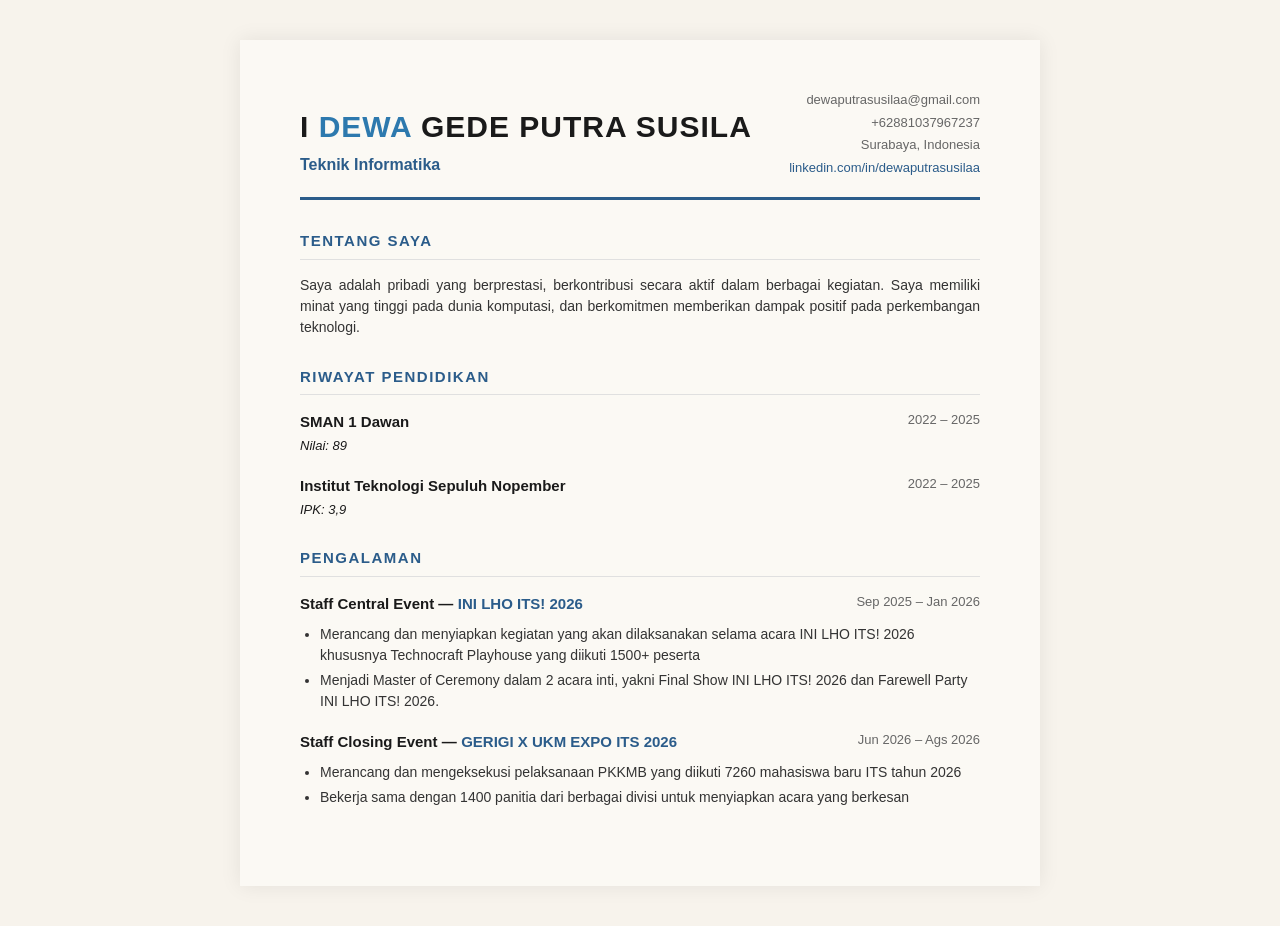
<file: index.html>
<!DOCTYPE html>
<html lang="en">
<head>
    <meta charset="UTF-8">
    <meta name="viewport" content="width=device-width, initial-scale=1.0">
    <title>CV - I Dewa Gede Putra Susila</title>
    <link rel="stylesheet" href="cv.css">
</head>
<body>

    <div class="cv">

        <div class="head">
            <div>
                <h1>I <span>DEWA</span> GEDE PUTRA SUSILA</h1>
                <h2>Teknik Informatika</h2>
            </div>
            <div class="kontak">
                <p>dewaputrasusilaa@gmail.com</p>
                <p>+62881037967237</p>
                <p>Surabaya, Indonesia</p>
                <a href="https://linkedin.com/in/dewaputrasusilaa">linkedin.com/in/dewaputrasusilaa</a>
            </div>
        </div>

        <div class="main">
            <h2>Tentang Saya</h2>
            <p>
                Saya adalah pribadi yang berprestasi, berkontribusi secara aktif dalam berbagai kegiatan. 
                Saya memiliki minat yang tinggi pada dunia komputasi, dan berkomitmen memberikan dampak positif pada perkembangan teknologi.
            </p>
        </div>

        <div class="main">
            <h2>Riwayat Pendidikan</h2>

            <div class="bagian">
                <div>
                    <span class="judul">SMAN 1 Dawan</span>
                    <span class="deskripsi">Nilai: 89</span>
                </div>
                <div class="tahun">2022 – 2025</div>
            </div>

            <div class="bagian">
                <div>
                    <span class="judul">Institut Teknologi Sepuluh Nopember</span>
                    <span class="deskripsi">IPK: 3,9</span>
                </div>
                <div class="tahun">2022 – 2025</div>
            </div>
        </div>

        <div class="main">
            <h2>Pengalaman</h2>

            <div class="bagianpengalaman">
                <div class="kegiatan">
                    <div>
                        <span class="posisi">Staff Central Event —</span>
                        <span class="institusi">INI LHO ITS! 2026</span>
                    </div>
                    <div class="tahun">Sep 2025 – Jan 2026</div>
                </div>
                <ul>
                    <li>Merancang dan menyiapkan kegiatan yang akan dilaksanakan selama acara INI LHO ITS! 2026 khususnya Technocraft Playhouse yang diikuti 1500+ peserta</li>
                    <li>Menjadi Master of Ceremony dalam 2 acara inti, yakni Final Show INI LHO ITS! 2026 dan Farewell Party INI LHO ITS! 2026.</li>
                </ul>
            </div>

            <div class="bagianpengalaman">
                <div class="kegiatan">
                    <div>
                        <span class="posisi">Staff Closing Event —</span>
                        <span class="institusi">GERIGI X UKM EXPO ITS 2026</span>
                    </div>
                    <div class="tahun">Jun 2026 – Ags 2026</div>
                </div>
                <ul>
                    <li>Merancang dan mengeksekusi pelaksanaan PKKMB yang diikuti 7260 mahasiswa baru ITS tahun 2026</li>
                    <li>Bekerja sama dengan 1400 panitia dari berbagai divisi untuk menyiapkan acara yang berkesan</li>
                </ul>
            </div>
        </div>

    </div>
</body>
</html>
</file>
<file: cv.css>
* {
    box-sizing: border-box;
    margin: 0;
    padding: 0;
}

body {
    font-family: 'Segoe UI', Helvetica, Arial, sans-serif;
    background: #f7f3ec;
    color: #1a1a1a;
    display: flex;
    justify-content: center;
    padding: 40px 20px;
    line-height: 1.5;
}

.cv {
    background: rgb(251, 249, 244);
    width: 100%;
    max-width: 800px;
    padding: 50px 60px;
    box-shadow: 0 0 20px rgba(0, 0, 0, 0.08);
}

.head {
    display: flex;
    justify-content: space-between;
    align-items: flex-end;
    border-bottom: 3px solid #2b5c8a;
    padding-bottom: 20px;
    margin-bottom: 30px;
    flex-wrap: wrap;
    gap: 15px;
}

.head h1 {
    font-size: 30px;
    letter-spacing: 1px;
    color: #1a1a1a;
}

.head span {
    color: rgb(45, 121, 174);
}

.head h2 {
    font-size: 16px;
    color: #2b5c8a;
    font-weight: 600;
    margin-top: 4px;
}

.kontak {
    text-align: right;
    font-size: 13px;
    color: #666666;
}

.kontak p {
    margin-bottom: 3px;
}

.kontak a {
    color: #2b5c8a;
    text-decoration: none;
}

.kontak a:hover {
    text-decoration: underline;
}

.cv .main {
    margin-bottom: 28px;
}

.cv .main h2 {
    font-size: 15px;
    text-transform: uppercase;
    letter-spacing: 1.5px;
    color: #2b5c8a;
    border-bottom: 1px solid #e0e0e0;
    padding-bottom: 6px;
    margin-bottom: 15px;
}

.cv .main p {
    font-size: 14px;
    color: #333;
    text-align: justify;
}

.bagian, .bagianpengalaman {
    margin-bottom: 18px;
}

.bagian, .kegiatan {
    display: flex;
    justify-content: space-between;
    align-items: flex-start;
    gap: 10px;
}

.judul, .posisi {
    font-weight: 600;
    font-size: 15px;
    color: #1a1a1a;
}

.institusi {
    font-weight: 600;
    font-size: 15px;
    color: #2b5c8a;
}

.deskripsi {
    display: block;
    font-size: 13px;
    color: #1a1a1a;
    font-style: italic;
    margin-top: 2px;
}

.tahun {
    font-size: 13px;
    color: #666666;
    white-space: nowrap;
    text-align: right;
}

.bagianpengalaman ul, .bagian ul {
    margin-top: 8px;
    padding-left: 20px;
    font-size: 14px;
    color: #333;
}

.bagianpengalaman ul li, .bagian ul li {
    margin-bottom: 4px;
}
</file>
